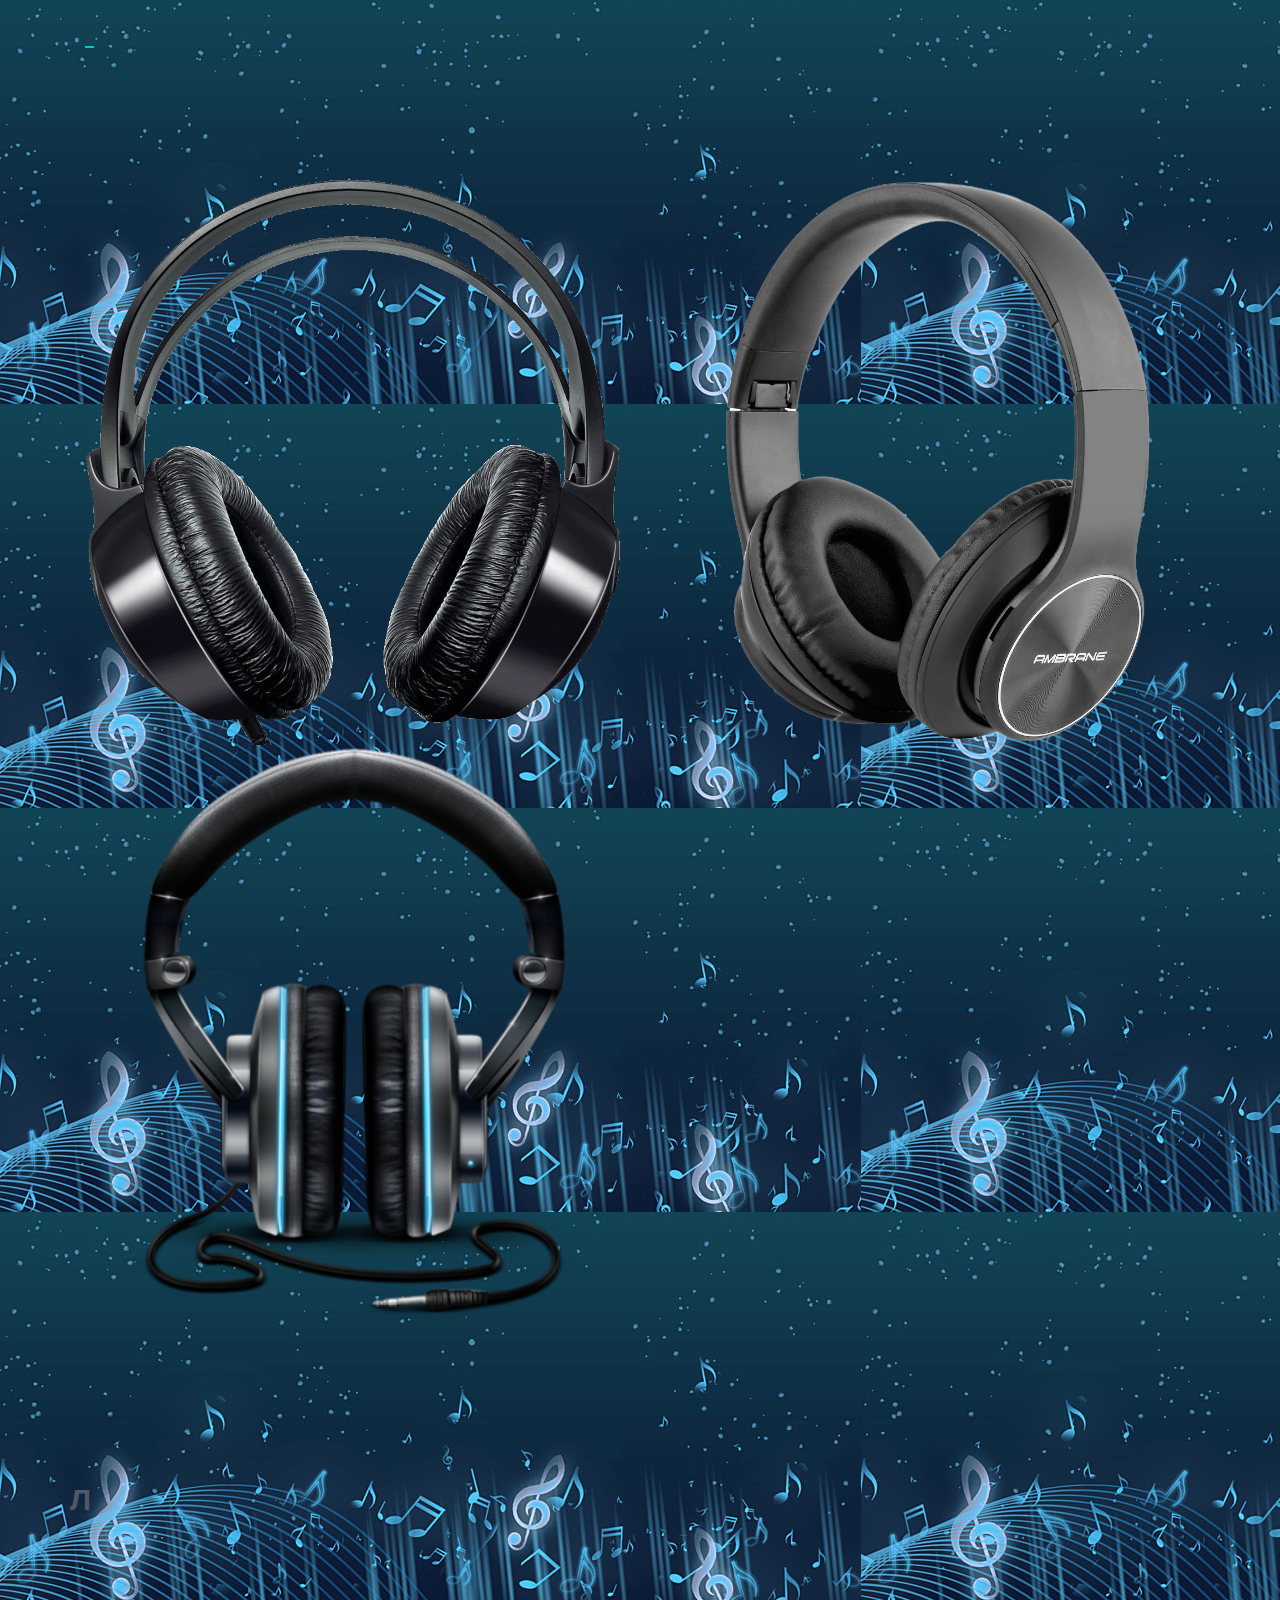
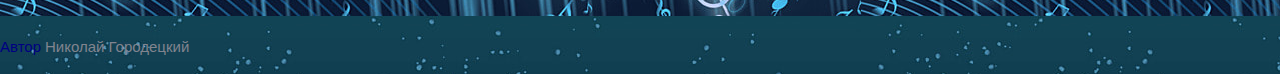
<file: index.html>
<!DOCTYPE html>
<html lang="en" class="no-js">
    <head>
        <meta charset="utf-8"/>
        <title>Вариант 6</title>
        <meta http-equiv="X-UA-Compatible" content="IE=edge">
        <meta content="width=device-width, initial-scale=1" name="viewport"/>
        <meta content="" name="description"/>
        <meta content="" name="author"/>
        <link href="http://fonts.googleapis.com/css?family=Hind:300,400,500,600,700" rel="stylesheet" type="text/css">
        <link href="vendor/simple-line-icons/simple-line-icons.min.css" rel="stylesheet" type="text/css"/>
        <link href="vendor/bootstrap/css/bootstrap.min.css" rel="stylesheet" type="text/css"/>
        <link href="vendor/swiper/css/swiper.min.css" rel="stylesheet" type="text/css"/>
        <link href="css/layout.min.css" rel="stylesheet" type="text/css"/>
        <link rel="shortcut icon" href="favicon.ico"/>
    </head>
    <body>

       <header class="header">
            <nav class="navbar" role="navigation">
                <div class="container">
                    <div class="menu-container">
                        <button type="button" class="navbar-toggle" data-toggle="collapse" data-target=".nav-collapse">
                            <span class="sr-only">Toggle navigation</span>
                            <span class="toggle-icon"></span>
                        </button>
						
                        <div class="navbar-logo">
                            
                            </a>
                        </div>
                    </div>

                    <div class="collapse navbar-collapse nav-collapse">
                        <div class="menu-container">
                            <ul class="navbar-nav navbar-nav-left">
                                <li class="nav-item">
                                    <a class="nav-item-child active" href="index.html">
                                        
                                    </a>
                                </li>

                                <li class="nav-item">
                                    <a class="nav-item-child" href="about.html">
                                        
                                    </a>
                                </li>

                                <li class="nav-item">
                                    <a class="nav-item-child" href="work.html">
                                        
                                    </a>
                                </li>

                                
                            </ul>
                        </div>
                    </div>
                </div>
            </nav>
        </header>

        <div class="background-image">
            <style>
                body {
                    background-image: url(img/wwdw.jpg); /* Путь к фоновому изображению */
                    background-color: #ffffff; /* Цвет фона */
                }
            </style>
            <div class="content-md container">
                <div class="masonry-grid">
                    <div class="masonry-grid-sizer col-xs-6 col-sm-6 col-md-6"></div>
                    <div class="masonry-grid-item col-xs-12 col-sm-6 col-md-6">
                        <div class="work">
                            <div class="work-overlay">
                                <img class="full-width img-responsive" src="img/595x483/yhan.png" alt="Portfolio Image">
                            </div>
                            <div class="work-content">
                                <h3 class="color-white margin-b-5">Папа наушник</h3>
                                <p class="color-white margin-b-0">Texnosound 4</p>
                            </div>
                            <a class="content-wrapper-link" href="#"></a>
                        </div>
                    </div>
                    <div class="masonry-grid-item col-xs-6 col-sm-6 col-md-6">
                        <div class="work">
                            <div class="work-overlay">
                                <img class="full-width img-responsive" src="img/595x483/Headphone-PNG-Clipart-Background.png" alt="Portfolio Image">
                            </div>
                            <div class="work-content">
                                <h3 class="color-white margin-b-5">Мама наушник</h3>
                                <p class="color-white margin-b-0">airbounds 5</p>
                            </div>
                            <a class="content-wrapper-link" href="#"></a>
                        </div>
                    </div>
                    <div class="masonry-grid-item col-xs-6 col-sm-6 col-md-6">
                        <div class="work">
                            <div class="work-overlay">
                                <img class="full-width img-responsive" src="img/595x483/naushniki.png" alt="Portfolio Image">
                            </div>
                            <div class="work-content">
                                <h3 class="color-white margin-b-5">Сын наушник</h3>
                                <p class="color-white margin-b-0">Audio w9</p>
                            </div>
                            <a class="content-wrapper-link" href="#"></a>
                        </div>
                    </div>
                </div>
            </div>
        </div>

        <div class="content-md container">
            <div class="row">
                <div class="col-sm-12">
                    <style>

                        p {
                            color: rgb(0 0 130); /* Цвет текста */
                        }
                    </style>
                    <h2>Л </h2>

                    <div class="swiper-slider swiper-testimonials">
                        <div class="swiper-slide">
                                <div class="margin-b-20">
                                        <style>
                                            /* Стили таблицы (IKSWEB) */
                                            table.iksweb {
                                                text-decoration: none;
                                                border-collapse: collapse;
                                                width: 100%;
                                                text-align: left;
                                            }

                                                table.iksweb th {
                                                    font-weight: 500;
                                                    font-size: 18px;
                                                    color: #0e289c;
                                                    background-color: #808080;
                                                }

                                                table.iksweb td {
                                                    font-size: 13px;
                                                    color: #354251;
                                                    background-color: #cbced1;
                                                }

                                                table.iksweb td, table.iksweb th {
                                                    white-space: pre-wrap;
                                                    padding: 10px 5px;
                                                    line-height: 13px;
                                                    vertical-align: middle;
                                                    border: 1px solid #354251;

                                                }

                                                    table.iksweb tr:hover td {
                                                        color: #354251;
                                                        cursor: default;
                                                    }
                                        </style>
                                        <table class="iksweb">
                                            <tr>
                                               
                                            </tr>

                                            <tr>
                                                
                                               

                                        </table>
                                    
                                </div>
                                <p><span class="fweight-700 color-sky"></span></p>
                            
                        </div>

                        <div class="swiper-testimonials-pagination"></div>
                    </div>
                </div>
            </div>
        </div>

        <a href="javascript:void(0);" class="js-back-to-top back-to-top">Top</a>

        <script src="vendor/jquery.min.js" type="text/javascript"></script>
        <script src="vendor/jquery-migrate.min.js" type="text/javascript"></script>
        <script src="vendor/bootstrap/js/bootstrap.min.js" type="text/javascript"></script>

        <script src="vendor/jquery.easing.js" type="text/javascript"></script>
        <script src="vendor/jquery.back-to-top.js" type="text/javascript"></script>
        <script src="vendor/jquery.smooth-scroll.js" type="text/javascript"></script>
        <script src="vendor/jquery.wow.min.js" type="text/javascript"></script>
        <script src="vendor/swiper/js/swiper.jquery.min.js" type="text/javascript"></script>
        <script src="vendor/masonry/jquery.masonry.pkgd.min.js" type="text/javascript"></script>
        <script src="vendor/masonry/imagesloaded.pkgd.min.js" type="text/javascript"></script>

        <script src="js/layout.min.js" type="text/javascript"></script>
        <script src="js/components/wow.min.js" type="text/javascript"></script>
        <script src="js/components/swiper.min.js" type="text/javascript"></script>
        <script src="js/components/masonry.min.js" type="text/javascript"></script>

    </body>
</html>

<p>Автор <a href=>Николай Городецкий</a></p>
</file>
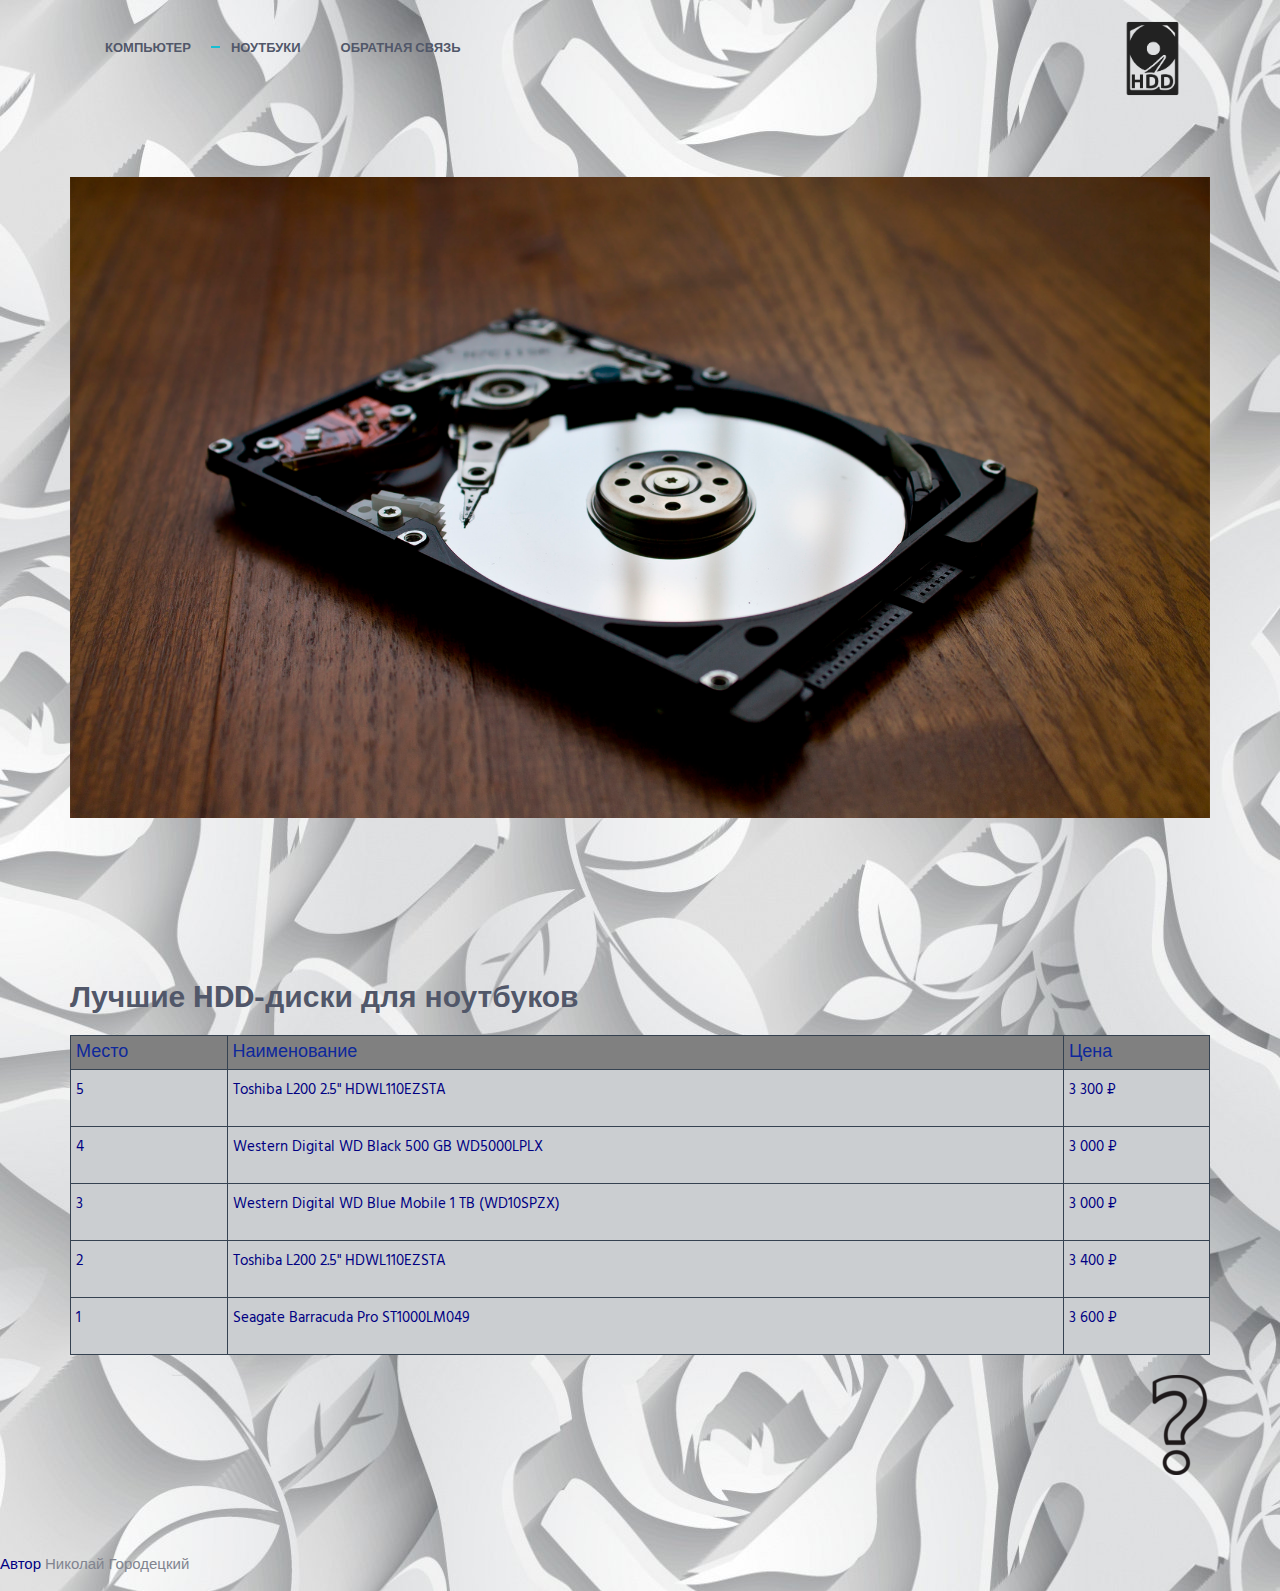
<file: about.html>
<!DOCTYPE html>
<html lang="en" class="no-js">
    <head>
        <meta charset="utf-8"/>
        <title>Вариант 6</title>
        <meta http-equiv="X-UA-Compatible" content="IE=edge">
        <meta content="width=device-width, initial-scale=1" name="viewport"/>
        <meta content="" name="description"/>
        <meta content="" name="author"/>
        <link href="http://fonts.googleapis.com/css?family=Hind:300,400,500,600,700" rel="stylesheet" type="text/css">
        <link href="vendor/simple-line-icons/simple-line-icons.min.css" rel="stylesheet" type="text/css"/>
        <link href="vendor/bootstrap/css/bootstrap.min.css" rel="stylesheet" type="text/css"/>
        <link href="css/animate.css" rel="stylesheet">
        <link href="vendor/swiper/css/swiper.min.css" rel="stylesheet" type="text/css"/>
        <link href="css/layout.min.css" rel="stylesheet" type="text/css"/>
        <link rel="shortcut icon" href="favicon.ico"/>
    </head>

    <body>

        <header class="header">
            <nav class="navbar" role="navigation">
                <div class="container">
                    <div class="menu-container">
                        <button type="button" class="navbar-toggle" data-toggle="collapse" data-target=".nav-collapse">
                            <span class="sr-only">Toggle navigation</span>
                            <span class="toggle-icon"></span>
                        </button>

                        <div class="navbar-logo">
                            <a class="navbar-logo-wrap" href="index.html">
                                <img class="navbar-logo-img" src="img/logo.png" alt="Acidus Logo">
                            </a>
                        </div>
                    </div>

                    <div class="collapse navbar-collapse nav-collapse">
                        <div class="menu-container">
                            <ul class="navbar-nav navbar-nav-left">
                                <li class="nav-item">
                                    <a class="nav-item-child" href="index.html">
                                        Компьютер
                                    </a>
                                </li>

                                <li class="nav-item">
                                    <a class="nav-item-child active" href="about.html">
                                        Ноутбуки
                                    </a>
                                </li>

                                <li class="nav-item">
                                    <a class="nav-item-child" href="work.html">
                                        Обратная связь
                                    </a>
                                </li>
                            </ul>
                        </div>
                    </div>
                </div>
            </nav>
        </header>

        <div class="background-image">
            <style>
                body {
                    background-image: url(img/more.jpg); /* Путь к фоновому изображению */
                    background-color: #ffffff; /* Цвет фона */
                }
            </style>
            <div class="content-md container">
                <img class="img-responsive" src="img/1920x1080/02.jpg" alt="Slider Image">
            </div>
        </div>

        <div class="content-md container">
            <div class="row">
                <div class="col-sm-12">
                    <style>

                        p {
                            color: rgb(0 0 130); /* Цвет текста */
                        }
                    </style>
                    <h2>Лучшие HDD-диски для ноутбуков </h2>

                    <div class="swiper-slider swiper-testimonials">
                        <div class="swiper-slide">
                            <div class="margin-b-20">
                                <style>
                                    /* Стили таблицы (IKSWEB) */
                                    table.iksweb {
                                        text-decoration: none;
                                        border-collapse: collapse;
                                        width: 100%;
                                        text-align: left;
                                    }

                                        table.iksweb th {
                                            font-weight: 500;
                                            font-size: 18px;
                                            color: #0e289c;
                                            background-color: #808080;
                                        }

                                        table.iksweb td {
                                            font-size: 13px;
                                            color: #354251;
                                            background-color: #cbced1;
                                        }

                                        table.iksweb td, table.iksweb th {
                                            white-space: pre-wrap;
                                            padding: 10px 5px;
                                            line-height: 13px;
                                            vertical-align: middle;
                                            border: 1px solid #354251;
                                        }

                                        table.iksweb tr:hover td {
                                            color: #354251;
                                            cursor: default;
                                        }
                                </style>
                                <table class="iksweb">
                                    <tr>

                                        <th>Место</th>
                                        <th>Наименование</th>
                                        <th>Цена</th>
                                    </tr>

                                    <tr>

                                        <td class="ct"><p>5</p></td>
                                        <td><p>Toshiba L200 2.5" HDWL110EZSTA</td>
                                        <td class="ct"><p>3 300 ₽</td>
                                    </tr>
                                    <tr><td class="ct"><p>4</p></td><td><p>Western Digital WD Black 500 GB WD5000LPLX</td><td class="ct"><p>3 000 ₽</td></tr>
                                    <tr><td class="ct"><p>3</p></td><td><p>Western Digital WD Blue Mobile 1 TB (WD10SPZX)</td><td class="ct"><p>3 000 ₽</td></tr>
                                    <tr><td class="ct"><p>2</p></td><td><p>Toshiba L200 2.5" HDWL110EZSTA</td><td class="ct"><p>3 400 ₽</td></tr>
                                    <tr><td class="ct"><p>1</p></td><td><p>Seagate Barracuda Pro ST1000LM049</td><td class="ct"><p>3 600 ₽</td></tr>

                                </table>

                            </div>
                            <p><span class="fweight-700 color-sky"></span></p>

                        </div>
                        <div class="col-sm-2 col-sm-offset-11">
                            <a href="work.html"><img src="img/640x380/01.png" alt="Вопросы?"></a>
                        </div>

                        
                    </div>
                </div>
            </div>
        </div>

        <a href="javascript:void(0);" class="js-back-to-top back-to-top">Top</a>

        <script src="vendor/jquery.min.js" type="text/javascript"></script>
        <script src="vendor/jquery-migrate.min.js" type="text/javascript"></script>
        <script src="vendor/bootstrap/js/bootstrap.min.js" type="text/javascript"></script>

        <script src="vendor/jquery.easing.js" type="text/javascript"></script>
        <script src="vendor/jquery.back-to-top.js" type="text/javascript"></script>
        <script src="vendor/jquery.smooth-scroll.js" type="text/javascript"></script>
        <script src="vendor/jquery.wow.min.js" type="text/javascript"></script>
        <script src="vendor/swiper/js/swiper.jquery.min.js" type="text/javascript"></script>

        <script src="js/layout.min.js" type="text/javascript"></script>
        <script src="js/components/wow.min.js" type="text/javascript"></script>
        <script src="js/components/swiper.min.js" type="text/javascript"></script>
        
    </body>

</html>

        <p>Автор <a href="mailto:aragornsonn@gmail.com">Николай Городецкий</a></p>
</file>
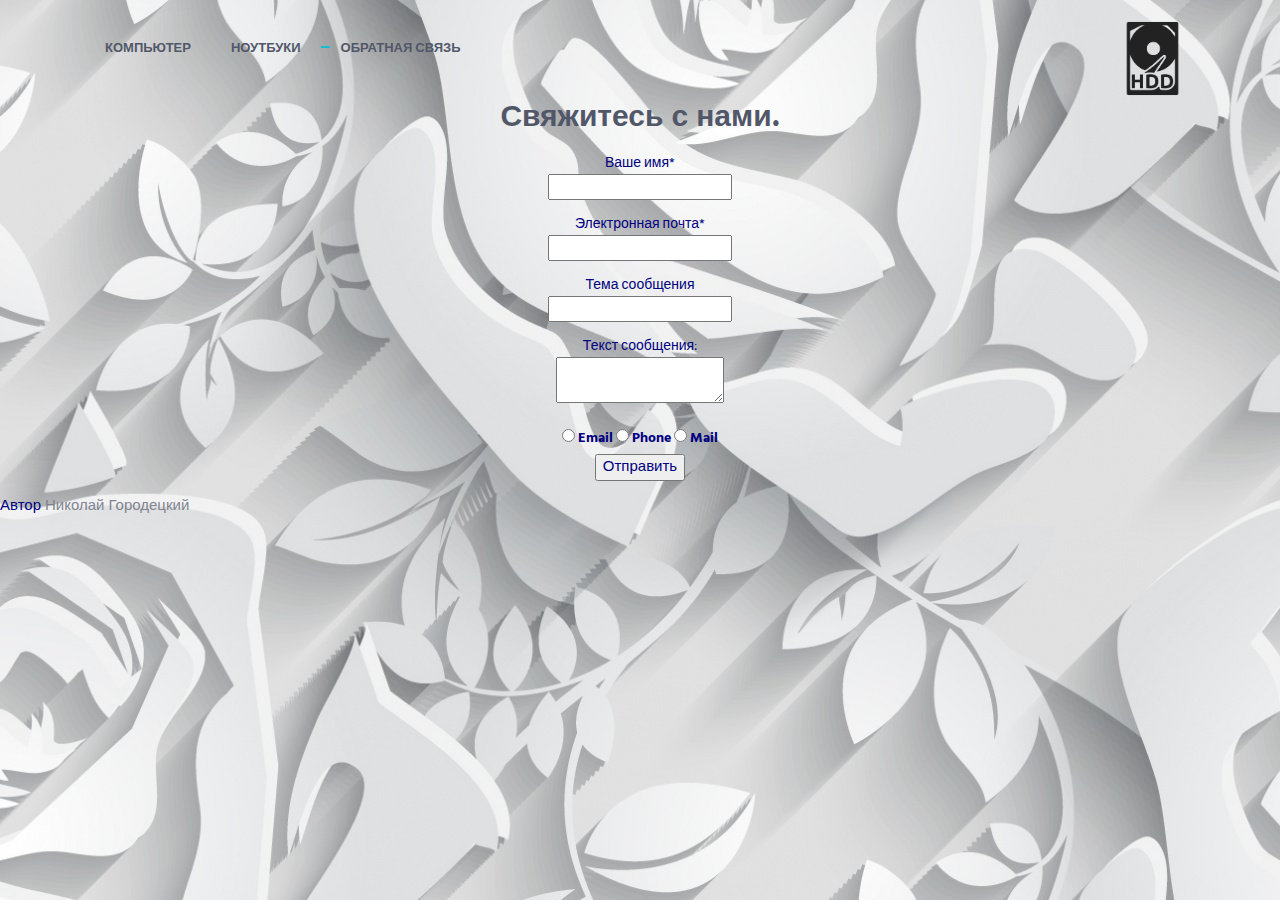
<file: work.html>
<!DOCTYPE html>
<html lang="en" class="no-js">
    <head>
        <meta charset="utf-8"/>
        <title>Вариант 6</title>
        <meta http-equiv="X-UA-Compatible" content="IE=edge">
        <meta content="width=device-width, initial-scale=1" name="viewport"/>
        <meta content="" name="description"/>
        <meta content="" name="author"/>
        <link href="http://fonts.googleapis.com/css?family=Hind:300,400,500,600,700" rel="stylesheet" type="text/css">
        <link href="vendor/simple-line-icons/simple-line-icons.min.css" rel="stylesheet" type="text/css"/>
        <link href="vendor/bootstrap/css/bootstrap.min.css" rel="stylesheet" type="text/css"/>
        <link href="vendor/swiper/css/swiper.min.css" rel="stylesheet" type="text/css"/>
        <link href="css/layout.min.css" rel="stylesheet" type="text/css"/>
        <link rel="shortcut icon" href="favicon.ico"/>
		<link rel="stylesheet" href="css/page3.css">
    </head>

    <body>
        

        <header class="header">
            <nav class="navbar" role="navigation">
                <div class="container">
                    <div class="menu-container">
                        <button type="button" class="navbar-toggle" data-toggle="collapse" data-target=".nav-collapse">
                            <span class="sr-only">Toggle navigation</span>
                            <span class="toggle-icon"></span>
                        </button>
                        <div class="background-image">
                            <style>
                                body {
                                    background-image: url(img/more.jpg); /* Путь к фоновому изображению */
                                    background-color: #ffffff; /* Цвет фона */
                                }
                            </style>
                            <div class="navbar-logo">
                                <a class="navbar-logo-wrap" href="index.html">
                                    <img class="navbar-logo-img" src="img/logo.png" alt="Acidus Logo">
                                </a>
                            </div>
                        </div>

                        <style>

                            p {
                                color: rgb(0 0 130); /* Цвет текста */
                            }
                        </style>

                        <div class="collapse navbar-collapse nav-collapse">
                            <div class="menu-container">
                                <ul class="navbar-nav navbar-nav-left">
                                    <li class="nav-item">
                                        <a class="nav-item-child" href="index.html">
                                             Компьютер 
                                        </a>
                                    </li>

                                    <li class="nav-item">
                                        <a class="nav-item-child" href="about.html">
                                            Ноутбуки
                                        </a>
                                    </li>

                                    <li class="nav-item">
                                        <a class="nav-item-child active" href="work.html">
                                            Обратная связь
                                        </a>
                                    </li>

                                </ul>
                            </div>
                        </div>
                    </div>
                </div>
            </nav>
        </header>

        <div class="form1">
   <form>
		<h2>Свяжитесь с нами.</h2>
		<p> <div class="titles"></div>
		<p> <div class="titles">Ваше имя*</div> <input class="input" name="name" type="text"/> </p>
		 
		<p> <div class="titles">Электронная почта*</div> <input class="input" name="email" type="text"/> </p>
		 
		<p> <div class="titles">Тема сообщения</div> <input class="input" name="subjects" type="text"/> </p>
		 
		<p> <div class="titles">Текст сообщения:</div><textarea> </textarea></p>
		<input type="radio" id="contactChoice1"
     name="contact" value="email">
    <label for="contactChoice1">Email</label>

    <input type="radio" id="contactChoice2"
     name="contact" value="phone">
    <label for="contactChoice2">Phone</label>

    <input type="radio" id="contactChoice3"
     name="contact" value="mail">
    <label for="contactChoice3">Mail</label>
		<p><input id="submit" value="Отправить" type="submit" /></p>
	</form>
	</div>
    </body>
</html>

<p>Автор <a href="mailto:aragornsonn@gmail.com">Николай Городецкий</a></p>
</file>
<file: css/page3.css>
body {
background-color: white;
color: navy;
}
Header {
	margin-left: auto;
    margin-right: auto;
	
}

h1 { 
    display: block;
    font-size: 2em;
    margin-top: auto;
    margin-bottom: 0.67em;
    margin-left: auto;
    margin-right: auto;
	font-style: italic;
    color: black;
	width: 35%;
	text-align: center;

}

body/ {
    width:35%;
    padding-right: 10px;
	margin-right: 10px;
	}


a:visited {
	color: #black;
}

img {

 display: block;
 float: right;


 
}


.footer-bg{
	text-align: center;
}


.form1{
	display:block;
	text-align: center;
}
	
padding-right: 10px;

text-align: center;
</file>
<file: css/layout.min.css>
@charset "UTF-8";.blockquote,.btn-theme,p{line-height:1.4}.btn-theme.active.focus,.btn-theme.active:focus,.btn-theme.focus,.btn-theme:active.focus,.btn-theme:active:focus,.btn-theme:focus,:active,:focus,a,a:active,a:focus,a:hover{outline:0}.blockquote,.header .nav-item-child,.link,a,body,em,h1,h2,h3,h4,h5,h6,li,li a,p,span{font-family:Hind,sans-serif}.back-to-top,.header .nav-item-child,.link{text-transform:uppercase}.back-to-top:focus,.back-to-top:hover,.btn-theme.focus,.btn-theme:focus,.btn-theme:hover,.content-wrapper-link,.header .navbar-logo-wrap:focus,.header .navbar-logo-wrap:hover,a:active,a:focus,a:hover,h1>a:focus,h2>a:focus,h3>a:focus,h4>a:focus,h5>a:focus,h6>a:focus{text-decoration:none}html{overflow-x:hidden}body,html,html a{-webkit-font-smoothing:antialiased}p{font-size:15px;font-weight:400;color:#a6a7aa;margin-bottom:15px}em,li,li a{font-size:16px;font-weight:500;color:#515769}a{color:#81848f}a:active,a:focus,a:hover{color:#999caa}.link{position:relative;font-size:13px;font-weight:600}.link:after{position:absolute;top:8px;right:-15px;width:9px;height:2px;background:#17bed2;content:" "}span{font-size:14px;font-weight:400;color:#bfc1c7}h1,h2,h3,h4,h5,h6{font-weight:700;color:#515769;line-height:1.4;margin:0 0 15px}h1>a,h2>a,h3>a,h4>a,h5>a,h6>a{color:#515769}h1>a:hover,h2>a:hover,h3>a:hover,h4>a:hover,h5>a:hover,h6>a:hover{color:#999caa;text-decoration:none}h1{font-size:40px}h2{font-size:30px}h3,h4{font-size:22px}::selection{color:#fff;background:#17bed2;text-shadow:none}::-webkit-selection{color:#fff;background:#17bed2;text-shadow:none}::-moz-selection{color:#fff;background:#17bed2;text-shadow:none}.section-seperator{border-bottom:1px solid #edf0f2}.content-wrapper-link{position:absolute;top:0;left:0;right:0;bottom:0;display:block;z-index:3}.blockquote{position:relative;font-size:17px;font-weight:400;color:#a6a7aa;border-left:none;margin-left:20px}.blockquote:before{position:absolute;top:0;left:-20px;font-size:60px;display:inline-block;color:#17bed2;content:'“'}.btn-theme,.work,.work .work-overlay{position:relative}.btn-theme{display:inline-block;text-align:center;background-image:none;border-style:solid;white-space:nowrap;vertical-align:middle;-ms-touch-action:manipulation;touch-action:manipulation;cursor:pointer;-webkit-user-select:none;-moz-user-select:none;-ms-user-select:none;user-select:none}.btn-theme:hover{transition-duration:.3s;transition-property:all;transition-timing-function:cubic-bezier(.7,1,.7,1)}.btn-theme.active,.btn-theme:active{background-image:none;outline:0}.btn-theme.disabled,.btn-theme[disabled],fieldset[disabled] .btn-theme{cursor:not-allowed;box-shadow:none;opacity:.65;pointer-events:none}.btn-base-bg{color:#fff;background:#17bed2;border-color:transparent;border-width:0}.btn-base-bg.focus,.btn-base-bg:focus,.btn-base-bg:hover{color:#fff;background:#63cbd7;border-color:transparent}.btn-theme-sm{font-size:13px;font-weight:600;padding:15px 40px}.work .work-content,.work .work-overlay:before{position:absolute;transition-duration:.3s;transition-property:all;transition-timing-function:cubic-bezier(.7,1,.7,1);left:0}.work .work-overlay:before{top:0;width:100%;height:100%;background:0 0;content:" "}.work .work-content{bottom:0;opacity:0;padding:25px;-webkit-transform:translate3d(0,20px,0);-moz-transform:translate3d(0,20px,0);transform:translate3d(0,20px,0)}.work:hover .work-overlay:before{background:rgba(0,0,0,.5);transition-duration:.3s;transition-property:all;transition-timing-function:cubic-bezier(.7,1,.7,1)}.work:hover .work-content{opacity:1;-webkit-transform:translate3d(0,0,0);-moz-transform:translate3d(0,0,0);transform:translate3d(0,0,0);transition-duration:.3s;transition-property:all;transition-timing-function:cubic-bezier(.7,1,.7,1)}.footer .footer-logo{width:85px;height:21px}.footer .footer-list{margin-bottom:0}.footer .footer-list-item{color:#777984;margin-bottom:15px}.footer .footer-list-item:last-child,.header .navbar{margin-bottom:0}.header .navbar-toggle{width:25px;height:25px;border:none;padding:0;margin:35px 0}.header .navbar-toggle .toggle-icon{position:relative;width:21px;height:1px;display:inline-block;background:#515769;transition-duration:.3s;transition-property:all;transition-timing-function:cubic-bezier(.7,1,.7,1)}.header .navbar-toggle .toggle-icon:after,.header .navbar-toggle .toggle-icon:before{position:absolute;left:0;background:#515769;content:" "}.header .navbar-toggle:hover .toggle-icon,.header .navbar-toggle:hover .toggle-icon:after,.header .navbar-toggle:hover .toggle-icon:before{background:#17bed2;transition-duration:.3s;transition-property:all;transition-timing-function:cubic-bezier(.7,1,.7,1)}.header .navbar-toggle .toggle-icon:before{width:10px;height:1px;bottom:10px;-webkit-transform:rotate(0);-moz-transform:rotate(0);transform:rotate(0);transition-duration:.3s;transition-property:all;transition-timing-function:cubic-bezier(.7,1,.7,1)}.header .navbar-toggle .toggle-icon:after{width:16px;height:1px;top:-5px;-webkit-transform:rotate(0);-moz-transform:rotate(0);transform:rotate(0);transition-duration:.3s;transition-property:all;transition-timing-function:cubic-bezier(.7,1,.7,1)}.header .navbar-toggle:hover .toggle-icon:after,.header .navbar-toggle:hover .toggle-icon:before{width:21px;height:1px}.header .navbar-toggle:hover .toggle-icon.is-clicked{background:rgba(81,87,105,0)}.header .navbar-logo{width:100px;height:100px;float:right;max-height:95px;line-height:65px}.header .navbar-logo-wrap{display:inline-block;padding:15px 0}.header .navbar-logo-img{display:inline-block;width:85px;height:auto;max-width:100%;max-height:100%;vertical-align:middle}.header .nav-item,.header .nav-item-child{display:block;position:relative}.header .navbar-nav{padding-left:0;margin-bottom:0;list-style:none}.header .nav-item:last-child .nav-item-child{padding-right:0}.header .nav-item-child{font-size:13px;font-weight:600;line-height:55px;padding:20px}.header .nav-item-child.active{position:relative}.header .nav-item-child.active:after{position:absolute;top:45px;left:0;width:9px;height:2px;background:#17bed2;content:" "}@media (max-width:991px){.header .navbar-toggle{display:block}.header .navbar-collapse.collapse{display:none!important}.header .navbar-collapse.collapse.in{display:block!important;overflow-y:auto!important}.header .nav-collapse{padding-left:0;padding-right:0}.header .navbar-nav{margin:0;float:none}.header .navbar-nav .nav-item{float:none}.header .menu-container:after,.header .menu-container:before{content:" ";display:table}.header .menu-container:after{clear:both}.header .nav-item-child{line-height:1.4;padding:12px 12px 12px 15px}.header .nav-item-child.active:after{position:absolute;top:20px}}@media (max-width:767px){.header .menu-container{padding-left:15px;padding-right:15px;margin-left:0;margin-right:0}.header .navbar>.container,.header .navbar>.container>.nav-collapse{padding-left:0;padding-right:0;margin-left:0;margin-right:0}.header .navbar>.container{width:auto}}@media (min-width:992px){.header .navbar-nav-right{float:right}}.contact-list>li{font-size:13px;color:#81848f;margin-bottom:10px}.back-to-top,.back-to-top:hover{color:#fff;transition-property:all;transition-timing-function:cubic-bezier(.7,1,.7,1);transition-duration:.3s}.back-to-top{position:fixed;right:10px;bottom:10px;display:inline-block;z-index:9;width:40px;height:40px;font-size:11px;font-weight:400;text-align:center;line-height:3;letter-spacing:1px;background:#515769;border-radius:3px;visibility:hidden;opacity:0;padding:5px;-webkit-transform:translate3d(0,50px,0);-moz-transform:translate3d(0,50px,0);transform:translate3d(0,50px,0)}.back-to-top.back-to-top-is-visible{visibility:visible;opacity:.6;-webkit-transform:translate3d(0,0,0);-moz-transform:translate3d(0,0,0);transform:translate3d(0,0,0);transition-duration:.3s;transition-property:all;transition-timing-function:cubic-bezier(.7,1,.7,1)}.back-to-top.back-to-top-is-visible:hover{opacity:1;transition-duration:.3s;transition-property:all;transition-timing-function:cubic-bezier(.7,1,.7,1)}.back-to-top.back-to-top-fade-out{opacity:.4}.back-to-top.back-to-top-fade-out:hover{opacity:1;transition-duration:.3s;transition-property:all;transition-timing-function:cubic-bezier(.7,1,.7,1)}.swiper-clients-img,.swiper-clients-img:hover{transition-duration:.2s;transition-property:all;transition-timing-function:cubic-bezier(.7,1,.7,1)}.form-control{height:50px;font-size:14px;font-weight:400;color:#a6a7aa;background:#fafafa;border:none;box-shadow:none;border-radius:0;padding-left:15px}.form-control::-moz-placeholder{color:#a6a7aa}.form-control:-ms-input-placeholder{color:#a6a7aa}.form-control::-webkit-input-placeholder{color:#a6a7aa}.form-control:focus{color:#515769;box-shadow:none}.form-control:focus::-moz-placeholder{color:#515769}.form-control:focus:-ms-input-placeholder{color:#515769}.form-control:focus::-webkit-input-placeholder{color:#515769}.masonry-grid{position:relative;margin:0 -2px}.masonry-grid:after,.masonry-grid:before{content:" ";display:table}.masonry-grid:after{clear:both}.masonry-grid .masonry-grid-item{display:block;float:left;vertical-align:top;padding:0 2px;margin-bottom:4px}.masonry-grid .masonry-grid-item.col-12{width:100%}.masonry-grid .masonry-grid-item.col-11{width:91.66666667%}.masonry-grid .masonry-grid-item.col-10{width:83.33333333%}.masonry-grid .masonry-grid-item.col-9{width:75%}.masonry-grid .masonry-grid-item.col-8{width:66.66666667%}.masonry-grid .masonry-grid-item.col-7{width:58.33333333%}.masonry-grid .masonry-grid-item.col-6{width:50%}.masonry-grid .masonry-grid-item.col-5{width:41.66666667%}.masonry-grid .masonry-grid-item.col-4{width:33.33333333%}.masonry-grid .masonry-grid-item.col-3{width:25%}.masonry-grid .masonry-grid-item.col-2{width:16.66666667%}.masonry-grid .masonry-grid-item.col-1{width:8.33333333%}@media (max-width:768px){.masonry-grid .masonry-grid-item,.masonry-grid .masonry-grid-item.col-1,.masonry-grid .masonry-grid-item.col-10,.masonry-grid .masonry-grid-item.col-11,.masonry-grid .masonry-grid-item.col-12,.masonry-grid .masonry-grid-item.col-2,.masonry-grid .masonry-grid-item.col-3,.masonry-grid .masonry-grid-item.col-4,.masonry-grid .masonry-grid-item.col-5,.masonry-grid .masonry-grid-item.col-6,.masonry-grid .masonry-grid-item.col-7,.masonry-grid .masonry-grid-item.col-8,.masonry-grid .masonry-grid-item.col-9{width:50%}}@media (max-width:600px){.masonry-grid .masonry-grid-item,.masonry-grid .masonry-grid-item.col-1,.masonry-grid .masonry-grid-item.col-10,.masonry-grid .masonry-grid-item.col-11,.masonry-grid .masonry-grid-item.col-12,.masonry-grid .masonry-grid-item.col-2,.masonry-grid .masonry-grid-item.col-3,.masonry-grid .masonry-grid-item.col-4,.masonry-grid .masonry-grid-item.col-5,.masonry-grid .masonry-grid-item.col-6,.masonry-grid .masonry-grid-item.col-7,.masonry-grid .masonry-grid-item.col-8,.masonry-grid .masonry-grid-item.col-9{width:100%}}.swiper-slider{position:relative;width:100%;height:100%;overflow:hidden}.swiper-clients-img{display:block;width:190px;height:auto;margin:0 auto;opacity:1;cursor:pointer}.swiper-clients-img:hover{opacity:.8}.color-base{color:#17bed2}.color-white{color:#fff}.color-heading{color:#515769}.color-subtitle{color:#a6a7aa}.color-link{color:#81848f}.color-link-hover{color:#999caa}.color-sky-light{color:#fafafa}.bg-color-base{background:#17bed2}.bg-color-white{background:#fff}.bg-color-heading{background:#515769}.bg-color-subtitle{background:#a6a7aa}.bg-color-link{background:#81848f}.bg-color-link-hover{background:#999caa}.bg-color-sky-light{background:#fafafa}.content{padding-top:40px;padding-bottom:40px}.content-sm{padding-top:60px;padding-bottom:60px}.content-md{padding-top:80px;padding-bottom:80px}.content-lg{padding-top:100px;padding-bottom:100px}.full-width{width:100%;height:auto}.fweight-300{font-weight:300!important}.fweight-400{font-weight:400!important}.fweight-500{font-weight:500!important}.fweight-600{font-weight:600!important}.fweight-700{font-weight:700!important}.margin-l-0{margin-left:0!important}.margin-l-5{margin-left:5px!important}.margin-l-10{margin-left:10px!important}.margin-l-20{margin-left:20px!important}.margin-r-0{margin-right:0!important}.margin-r-5{margin-right:5px!important}.margin-r-10{margin-right:10px!important}.margin-r-20{margin-right:20px!important}.margin-b-0{margin-bottom:0!important}.margin-b-5{margin-bottom:5px!important}.margin-b-10{margin-bottom:10px!important}.margin-b-20{margin-bottom:20px!important}.margin-b-30{margin-bottom:30px!important}.margin-b-40{margin-bottom:40px!important}.margin-b-50{margin-bottom:50px!important}.margin-b-60{margin-bottom:60px!important}.margin-b-70{margin-bottom:70px!important}.margin-b-80{margin-bottom:80px!important}.margin-b-90{margin-bottom:90px!important}.margin-b-100{margin-bottom:100px!important}@media (max-width:992px){.md-margin-b-0{margin-bottom:0!important}.md-margin-b-5{margin-bottom:5px!important}.md-margin-b-10{margin-bottom:10px!important}.md-margin-b-20{margin-bottom:20px!important}.md-margin-b-30{margin-bottom:30px!important}.md-margin-b-40{margin-bottom:40px!important}.md-margin-b-50{margin-bottom:50px!important}.md-margin-b-60{margin-bottom:60px!important}.md-margin-b-70{margin-bottom:70px!important}.md-margin-b-80{margin-bottom:80px!important}.md-margin-b-90{margin-bottom:90px!important}.md-margin-b-100{margin-bottom:100px!important}}@media (max-width:768px){.sm-margin-b-0{margin-bottom:0!important}.sm-margin-b-5{margin-bottom:5px!important}.sm-margin-b-10{margin-bottom:10px!important}.sm-margin-b-20{margin-bottom:20px!important}.sm-margin-b-30{margin-bottom:30px!important}.sm-margin-b-40{margin-bottom:40px!important}.sm-margin-b-50{margin-bottom:50px!important}.sm-margin-b-60{margin-bottom:60px!important}.sm-margin-b-70{margin-bottom:70px!important}.sm-margin-b-80{margin-bottom:80px!important}.sm-margin-b-90{margin-bottom:90px!important}.sm-margin-b-100{margin-bottom:100px!important}}@media (max-width:480px){.xs-margin-b-0{margin-bottom:0!important}.xs-margin-b-5{margin-bottom:5px!important}.xs-margin-b-10{margin-bottom:10px!important}.xs-margin-b-20{margin-bottom:20px!important}.xs-margin-b-30{margin-bottom:30px!important}.xs-margin-b-40{margin-bottom:40px!important}.xs-margin-b-50{margin-bottom:50px!important}.xs-margin-b-60{margin-bottom:60px!important}.xs-margin-b-70{margin-bottom:70px!important}.xs-margin-b-80{margin-bottom:80px!important}.xs-margin-b-90{margin-bottom:90px!important}.xs-margin-b-100{margin-bottom:100px!important}}.height-100{height:100px!important}  .height-200{height:200px!important}.height-300{height:300px!important} .f body{color:#navy} .
</file>
